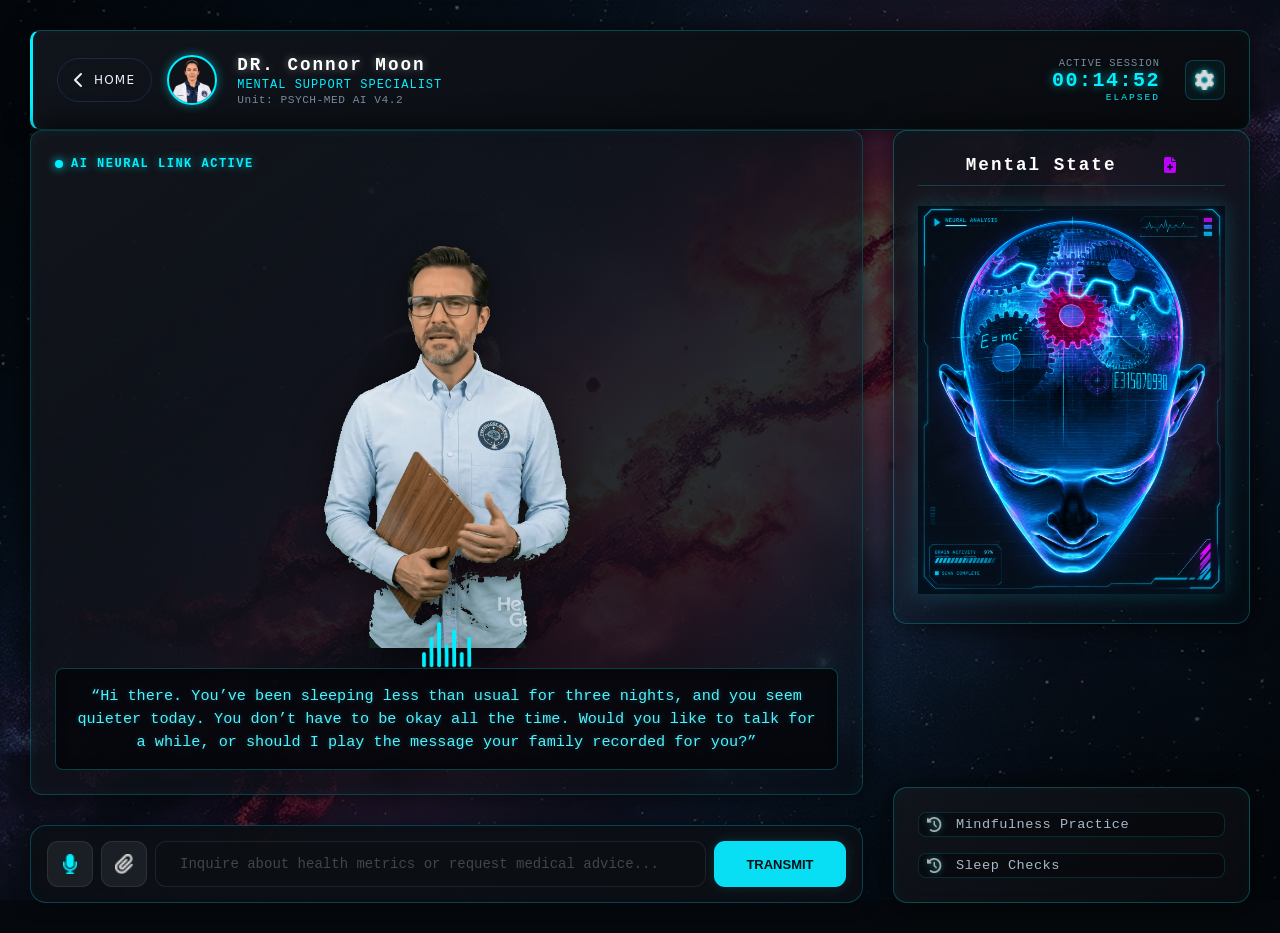
<file: agente-psycologist.html>
<!DOCTYPE html>
<html lang="en">

<head>
    <meta charset="UTF-8">
    <meta name="viewport" content="width=device-width, initial-scale=1.0">
    <link rel="stylesheet" href="./src/css/agente-psycologist.css">
    <title>Agente-Page</title>
</head>

<body>
    <header>
        <a class="back" href="./index.html" aria-label="Back to home"><svg width="18" height="18" viewBox="0 0 18 18"
                aria-hidden="true">
                <path d="M11 3 L5 9 L11 15" stroke="currentColor" stroke-width="2" fill="none" stroke-linecap="round"
                    stroke-linejoin="round" />
            </svg>Home</a>
        <div class="header-logo">
            <img src="./src/img/img_medico.png" alt="Logo del agente">
        </div>
        <div class="agente-info">
            <h1>DR. Connor Moon</h1>
            <span>Mental Support Specialist</span>
            <span>Unit: PSYCH-MED AI V4.2</span>
        </div>
        <div class="info-connexion">
            <p>Active Session</p>
            <span>00:14:52</span>
            <span>ELAPSED</span>
        </div>
        <div class="container-setting">
            <img src="./src/img/icon-settings.png" alt="icono de opciones">
        </div>
    </header>
    <main>
        <div class="container-main">
            <div class="container-agente">
                <span>AI NEURAL LINK ACTIVE</span>

                <img src="./src/img/video_psycologist.gif" alt="Agente de IA">
                <!-- <video src=""></video> -->
                <img class="icon-ondas" src="./src/img/icon-ondas.png" alt="icon de ondas">
                <p>“Hi there. You’ve been sleeping less than usual for three nights, and you seem quieter today. You
                    don’t have to be okay all the time. Would you like to talk for a while, or should I play the message
                    your family recorded for you?”</p>
            </div>
            <div class="container-inputs">
                <div class="icono">
                    <img src="./src/img/icon-microfono.png" alt="icono de microfono">
                </div>
                <div class="icono">
                    <img src="./src/img/icon-clip.png" alt="icono para adjuntar archivos">
                </div>
                <div class="input-bar">
                    <input type="text" placeholder="Inquire about health metrics or request medical advice...">
                </div>
                <div class="container btn">
                    <button>TRANSMIT</button>
                </div>
            </div>
            <!--     width: 100%;
    max-width: 365px; -->
        </div>
        <article class="container-infoMedico">
            <div class="card-top">
                <div class="title">
                    Mental State
                    <img src="./src/img/icon-file.png" alt="icono-file">
                </div>
                <div class="body-interactive">
                    <!-- <h2>State of your body</h2> -->
                    <img src="./src/img/Foto_cabeza.png" alt="cuerpo humano">
                </div>

            </div>
            <div class="card-bottom">
                <div class="history">
                    <div>
                        <img src="./src/img/icon-history.png" alt="icono historial">
                        <p>Mindfulness Practice</p>
                    </div>
                    <div>
                        <img src="./src/img/icon-history.png" alt="icono historial">
                        <p>Sleep Checks</p>
                    </div>
                </div>
            </div>
        </article>
    </main>

</body>

</html>
</file>
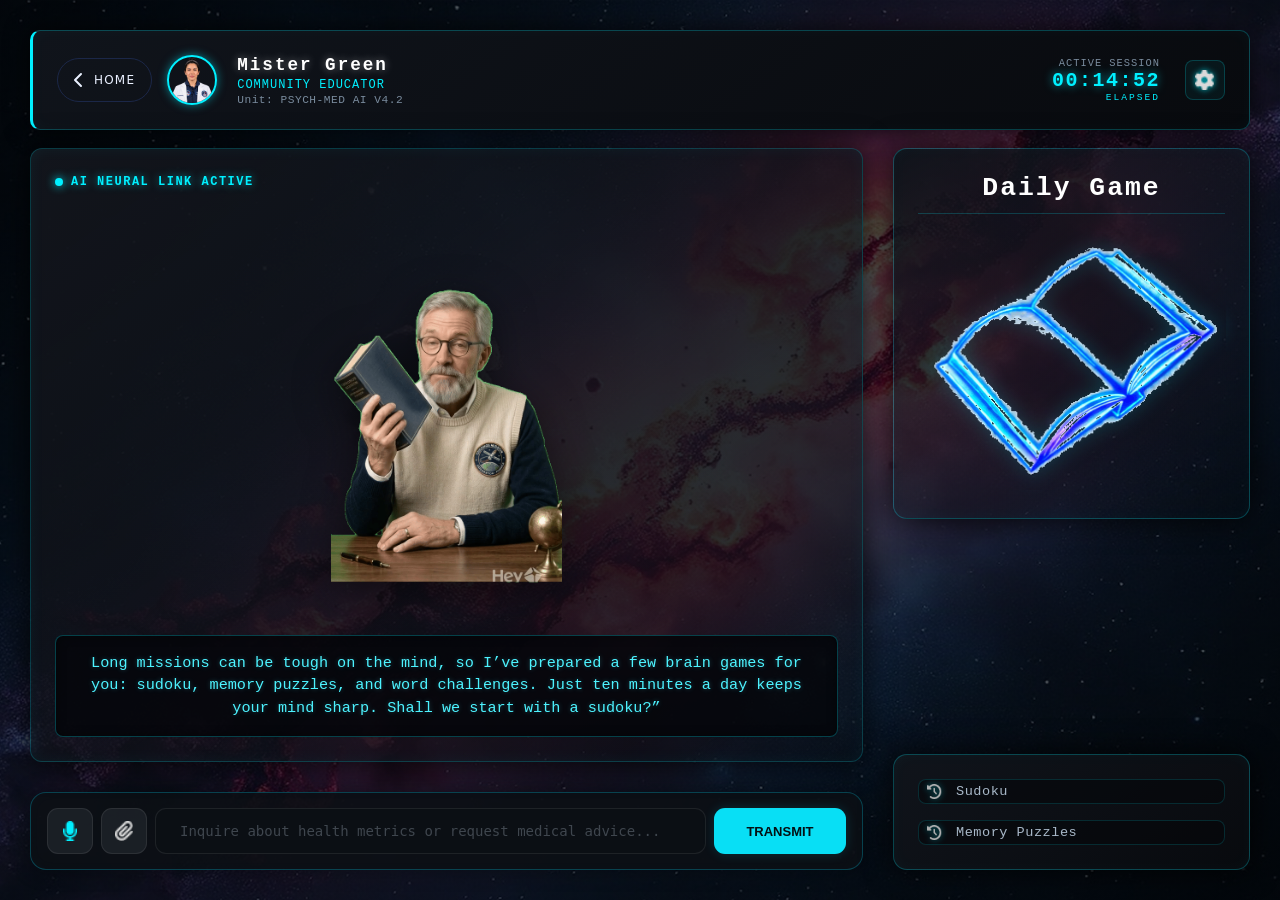
<file: agente-teacher.html>
<!DOCTYPE html>
<html lang="en">

<head>
    <meta charset="UTF-8">
    <meta name="viewport" content="width=device-width, initial-scale=1.0">
    <link rel="stylesheet" href="./src/css/agente-teacher.css">
    <title>Agente-Page</title>
</head>

<body>
    <header>
        <a class="back" href="./index.html" aria-label="Back to home"><svg width="18" height="18" viewBox="0 0 18 18"
                aria-hidden="true">
                <path d="M11 3 L5 9 L11 15" stroke="currentColor" stroke-width="2" fill="none" stroke-linecap="round"
                    stroke-linejoin="round" />
            </svg>Home</a>
        <div class="header-logo">
            <img src="./src/img/img_medico.png" alt="Logo del agente">
        </div>
        <div class="agente-info">
            <h1>Mister Green</h1>
            <span>Community Educator</span>
            <span>Unit: PSYCH-MED AI V4.2</span>
        </div>
        <div class="info-connexion">
            <p>Active Session</p>
            <span>00:14:52</span>
            <span>ELAPSED</span>
        </div>
        <div class="container-setting">
            <img src="./src/img/icon-settings.png" alt="icono de opciones">
        </div>
    </header>
    <main>
        <div class="container-main">
            <div class="container-agente">
                <span>AI NEURAL LINK ACTIVE</span>

                <img src="./src/img/video_profesor_sin_fondo.gif" alt="Agente de IA">
                <!-- <video src=""></video> -->
                <!-- <img class="icon-ondas" src="../img/icon-ondas.png" alt="icon de ondas"> -->
                <p>Long missions can be tough on the mind, so I’ve prepared a few brain games for you: sudoku, memory
                    puzzles, and word challenges. Just ten minutes a day keeps your mind sharp. Shall we start with a
                    sudoku?”</p>
            </div>
            <div class="container-inputs">
                <div class="icono">
                    <img src="./src/img/icon-microfono.png" alt="icono de microfono">
                </div>
                <div class="icono">
                    <img src="./src/img/icon-clip.png" alt="icono para adjuntar archivos">
                </div>
                <div class="input-bar">
                    <input type="text" placeholder="Inquire about health metrics or request medical advice...">
                </div>
                <div class="container btn">
                    <button>TRANSMIT</button>
                </div>
            </div>
        </div>
        <article class="container-infoMedico">
            <div class="card-top">
                <div class="title">
                    <h2>Daily Game</h2>

                </div>
                <div class="body-interactive">
                    <!-- <h2>State of your body</h2> -->
                    <img src="./src/img/libro_holografico.gif" alt="cuerpo humano">
                </div>
                <!-- <div class="info-diagnostico">
                    <h2>Primari Diagnosis</h2>
                    <p>Acute Circadian
                        Disruption due to
                        radiation storm
                        sequence in Sector 7-G.
                        Recommend 4mg Melatonin
                        equivalent.</p>
                </div> -->
            </div>
            <div class="card-bottom">
                <div class="history">
                    <div>
                        <img src="./src/img/icon-history.png" alt="icono historial">
                        <p>Sudoku</p>
                    </div>
                    <div>
                        <img src="./src/img/icon-history.png" alt="icono historial">
                        <p>Memory Puzzles</p>
                    </div>
                </div>
            </div>
        </article>
    </main>

</body>

</html>
</file>
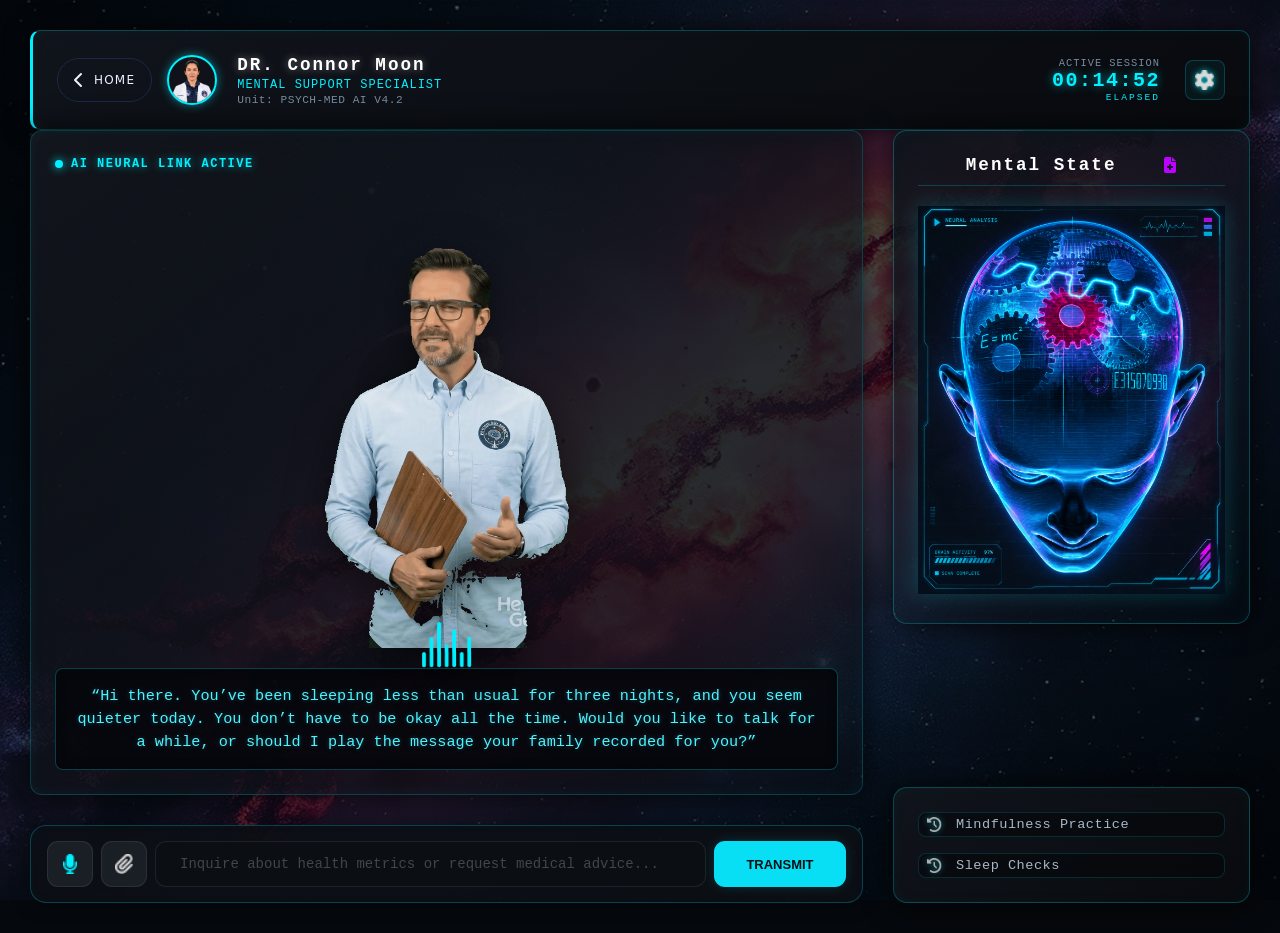
<file: src/html/agente-psycologist.html>
<!DOCTYPE html>
<html lang="en">

<head>
    <meta charset="UTF-8">
    <meta name="viewport" content="width=device-width, initial-scale=1.0">
    <link rel="stylesheet" href="/src/css/agente-psycologist.css">
    <title>Agente-Page</title>
</head>

<body>
    <header>
        <a class="back" href="../../../index.html" aria-label="Back to home"><svg width="18" height="18" viewBox="0 0 18 18" aria-hidden="true"><path d="M11 3 L5 9 L11 15" stroke="currentColor" stroke-width="2" fill="none" stroke-linecap="round" stroke-linejoin="round"/></svg>Home</a>
        <div class="header-logo">
            <img src="../img/img_medico.png" alt="Logo del agente">
        </div>
        <div class="agente-info">
            <h1>DR. Connor Moon</h1>
            <span>Mental Support Specialist</span>
            <span>Unit: PSYCH-MED AI V4.2</span>
        </div>
        <div class="info-connexion">
            <p>Active Session</p>
            <span>00:14:52</span>
            <span>ELAPSED</span>
        </div>
        <div class="container-setting">
            <img src="../img/icon-settings.png" alt="icono de opciones">
        </div>
    </header>
    <main>
        <div class="container-main">
            <div class="container-agente">
                <span>AI NEURAL LINK ACTIVE</span>
                
                <img src="../img/video_psycologist.gif" alt="Agente de IA">
                 <!-- <video src=""></video> -->
                <img class="icon-ondas" src="../img/icon-ondas.png" alt="icon de ondas">
                <p>“Hi there. You’ve been sleeping less than usual for three nights, and you seem quieter today. You don’t have to be okay all the time. Would you like to talk for a while, or should I play the message your family recorded for you?”</p>
            </div>
            <div class="container-inputs">
                <div class="icono">
                    <img src="../img/icon-microfono.png" alt="icono de microfono">
                </div>
                <div class="icono">
                    <img src="../img/icon-clip.png" alt="icono para adjuntar archivos">
                </div>
                <div class="input-bar">
                    <input type="text" placeholder="Inquire about health metrics or request medical advice...">
                </div>
                <div class="container btn">
                    <button>TRANSMIT</button>
                </div>
            </div>
            <!--     width: 100%;
    max-width: 365px; -->
        </div>
        <article class="container-infoMedico">
            <div class="card-top">
                <div class="title">
                    Mental State
                    <img src="../img/icon-file.png" alt="icono-file">
                </div>
                <div class="body-interactive">
                    <!-- <h2>State of your body</h2> -->
                    <img src="../img/Foto_cabeza.png" alt="cuerpo humano">
                </div>
                
            </div>
            <div class="card-bottom">
                <div class="history">
                    <div>
                        <img src="../img/icon-history.png" alt="icono historial">
                        <p>Mindfulness Practice</p>
                    </div>
                    <div>
                        <img src="../img/icon-history.png" alt="icono historial">
                        <p>Sleep Checks</p>
                    </div>
                </div>
            </div>
        </article>
    </main>

</body>

</html>
</file>
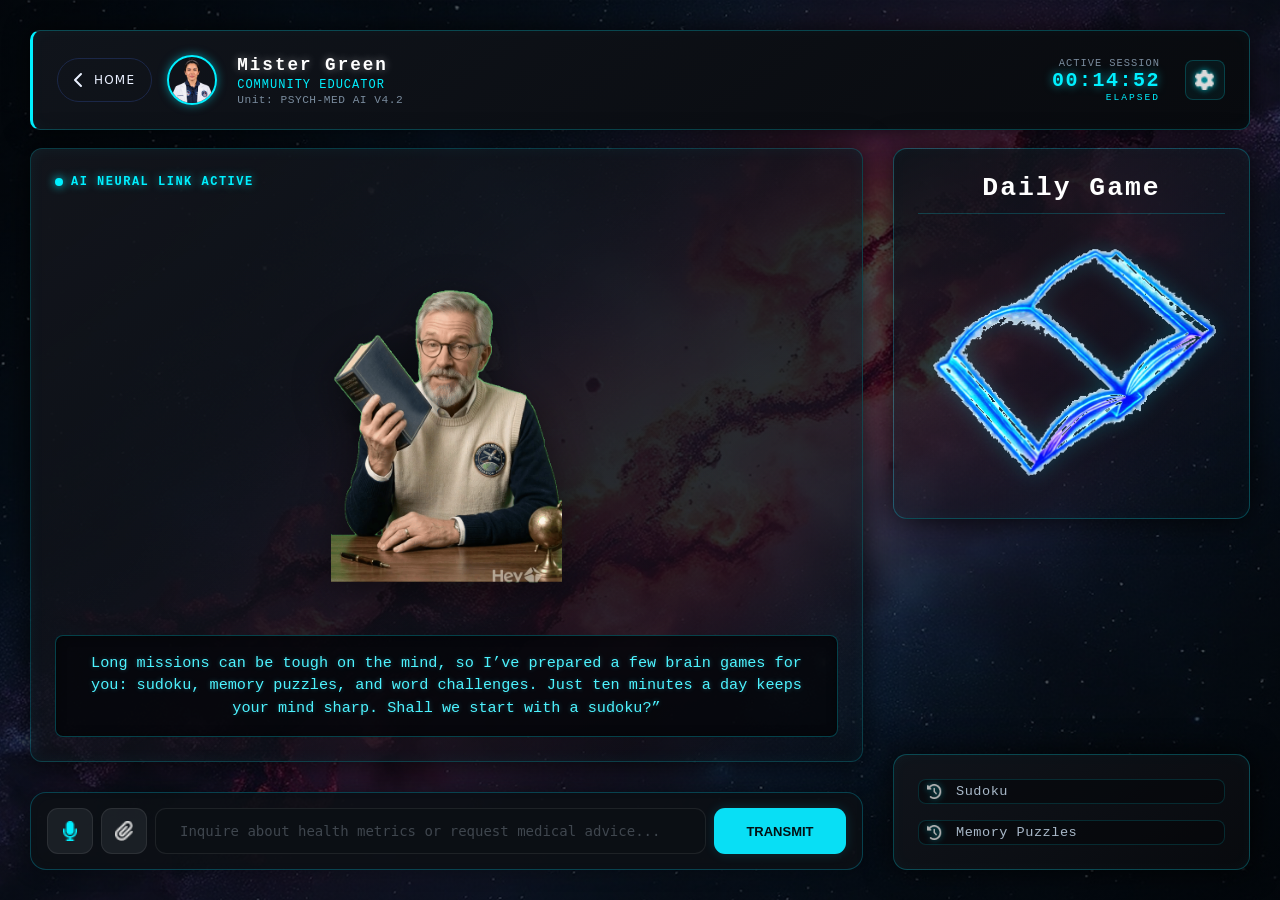
<file: src/html/agente-teacher.html>
<!DOCTYPE html>
<html lang="en">

<head>
    <meta charset="UTF-8">
    <meta name="viewport" content="width=device-width, initial-scale=1.0">
    <link rel="stylesheet" href="/src/css/agente-teacher.css">
    <title>Agente-Page</title>
</head>

<body>
    <header>
        <a class="back" href="../../../index.html" aria-label="Back to home"><svg width="18" height="18" viewBox="0 0 18 18" aria-hidden="true"><path d="M11 3 L5 9 L11 15" stroke="currentColor" stroke-width="2" fill="none" stroke-linecap="round" stroke-linejoin="round"/></svg>Home</a>
        <div class="header-logo">
            <img src="../img/img_medico.png" alt="Logo del agente">
        </div>
        <div class="agente-info">
            <h1>Mister Green</h1>
            <span>Community Educator</span>
            <span>Unit: PSYCH-MED AI V4.2</span>
        </div>
        <div class="info-connexion">
            <p>Active Session</p>
            <span>00:14:52</span>
            <span>ELAPSED</span>
        </div>
        <div class="container-setting">
            <img src="../img/icon-settings.png" alt="icono de opciones">
        </div>
    </header>
    <main>
        <div class="container-main">
            <div class="container-agente">
                <span>AI NEURAL LINK ACTIVE</span>
                
                <img src="../img/video_profesor_sin_fondo.gif" alt="Agente de IA">
                 <!-- <video src=""></video> -->
                <!-- <img class="icon-ondas" src="../img/icon-ondas.png" alt="icon de ondas"> -->
                <p>Long missions can be tough on the mind, so I’ve prepared a few brain games for you: sudoku, memory puzzles, and word challenges. Just ten minutes a day keeps your mind sharp. Shall we start with a sudoku?”</p>
            </div>
            <div class="container-inputs">
                <div class="icono">
                    <img src="../img/icon-microfono.png" alt="icono de microfono">
                </div>
                <div class="icono">
                    <img src="../img/icon-clip.png" alt="icono para adjuntar archivos">
                </div>
                <div class="input-bar">
                    <input type="text" placeholder="Inquire about health metrics or request medical advice...">
                </div>
                <div class="container btn">
                    <button>TRANSMIT</button>
                </div>
            </div>
        </div>
        <article class="container-infoMedico">
            <div class="card-top">
                <div class="title">
                    <h2>Daily Game</h2>
                 
                </div>
                <div class="body-interactive">
                    <!-- <h2>State of your body</h2> -->
                    <img src="../img/libro_holografico.gif" alt="cuerpo humano">
                </div>
                <!-- <div class="info-diagnostico">
                    <h2>Primari Diagnosis</h2>
                    <p>Acute Circadian
                        Disruption due to
                        radiation storm
                        sequence in Sector 7-G.
                        Recommend 4mg Melatonin
                        equivalent.</p>
                </div> -->
            </div>
            <div class="card-bottom">
                <div class="history">
                    <div>
                        <img src="../img/icon-history.png" alt="icono historial">
                        <p>Sudoku</p>
                    </div>
                    <div>
                        <img src="../img/icon-history.png" alt="icono historial">
                        <p>Memory Puzzles</p>
                    </div>
                </div>
            </div>
        </article>
    </main>

</body>

</html>
</file>
<file: src/css/agente-psycologist.css>
* {
    margin: 0;
    padding: 0;
    box-sizing: border-box;
}

body {
    margin: 0;
    min-height: 100vh;

    background-color: #05080c;

    background-image:
        linear-gradient(rgba(3, 7, 12, 0.65),
            rgba(3, 7, 12, 0.65)),
        url("../img/deep_space_background.png");

    background-repeat: no-repeat;
    background-position: center top;
    background-size: cover;
    background-attachment: fixed;

    padding: 30px;
    display: flex;
    flex-direction: column;
    justify-content: space-between;
}

header {
    width: 100%;
    height: 100px;
    background: white;
    border-radius: 15px;
}

/* Estilo general del header HUD */
header {
    display: flex;
    align-items: center;
    justify-content: space-between;
    width: 100%;
    /* max-width: 1200px; */
    background: linear-gradient(145deg, #10141b 0%, #080a0e 100%);
    border: 1px solid rgba(0, 240, 255, 0.25);
    border-left: 3px solid #00f0ff;
    /* Borde izquierdo brillante característico */
    border-radius: 10px;
    padding: 12px 24px;
    box-shadow: 0 0 25px rgba(0, 0, 0, 0.7),
        inset 0 0 15px rgba(0, 240, 255, 0.03);
    font-family: 'Courier New', Courier, monospace;
    color: #e0fbfc;
    box-sizing: border-box;
}

.back {
    display: inline-flex;
    align-items: center;
    gap: 6px;
    min-height: 44px;
    padding: 0 16px 0 12px;
    border: 1px solid #1B2748;
    border-radius: 22px;
    color: #EAF0FF;
    text-decoration: none;
    font: 500 12px/1 'Inter', system-ui, -apple-system, 'Segoe UI', sans-serif;
    letter-spacing: .1em;
    text-transform: uppercase;
    margin-right: 15px;
}

/* 1. Logo del agente (Avatar con borde circular brillante) */
.header-logo img {
    width: 50px;
    height: 50px;
    border-radius: 50%;
    object-fit: cover;
    object-position: top;
    border: 2px solid #00f0ff;
    box-shadow: 0 0 10px rgba(0, 240, 255, 0.5);
    display: block;
}

/* 2. Información del agente */
.agente-info {
    display: flex;
    flex-direction: column;
    margin-left: 20px;
    flex-grow: 1;
}

.agente-info h1 {
    margin: 0;
    font-size: 1.1rem;
    letter-spacing: 2px;
    color: #ffffff;
    text-shadow: 0 0 8px rgba(255, 255, 255, 0.4);
}

.agente-info span:nth-of-type(1) {
    font-size: 0.75rem;
    color: #00f0ff;
    letter-spacing: 1px;
    margin-top: 3px;
    text-transform: uppercase;
}

.agente-info span:nth-of-type(2) {
    font-size: 0.7rem;
    color: #7a8c9e;
    letter-spacing: 0.5px;
    margin-top: 2px;
}

/* 3. Información de conexión y cronómetro */
.info-connexion {
    display: flex;
    flex-direction: column;
    align-items: flex-end;
    margin-right: 25px;
    text-align: right;
}

.info-connexion p {
    margin: 0;
    font-size: 0.65rem;
    color: #7a8c9e;
    letter-spacing: 1px;
    text-transform: uppercase;
}

.info-connexion span:nth-of-type(1) {
    font-size: 1.25rem;
    font-weight: bold;
    color: #00f0ff;
    text-shadow: 0 0 10px rgba(0, 240, 255, 0.6);
    letter-spacing: 1.5px;
}

.info-connexion span:nth-of-type(2) {
    font-size: 0.6rem;
    color: #00f0ff;
    letter-spacing: 2px;
}

/* 4. Contenedor de configuración / Ajustes */
.container-setting {
    display: flex;
    align-items: center;
    justify-content: center;
    background: rgba(0, 240, 255, 0.05);
    border: 1px solid rgba(0, 240, 255, 0.2);
    border-radius: 8px;
    width: 40px;
    height: 40px;
    cursor: pointer;
    transition: all 0.3s ease;
}

.container-setting:hover {
    background: rgba(0, 240, 255, 0.15);
    box-shadow: 0 0 10px rgba(0, 240, 255, 0.4);
}

.container-setting img {
    width: 20px;
    height: 20px;
    filter: drop-shadow(0 0 3px rgba(0, 240, 255, 0.8));
}

/* --------------------------------ContainerAgente // MAIN--------------------------- */
main {
    display: flex;
    flex-direction: row;
    gap: 30px;
}

.container-main {
    width: 70%;
    display: flex;
    flex-direction: column;
    /* justify-content: space-between; */
    gap: 30px;
}

/* Contenedor principal del agente IA estilo HUD espacial */
.container-agente {
    position: relative;
    width: 100%;
    /* max-width: 650px; */
    background: linear-gradient(145deg, #12151c 0%, #090b1075 100%);
    border: 1px solid rgba(0, 240, 255, 0.2);
    border-radius: 12px;
    padding: 24px;
    box-shadow: 0 0 30px rgba(0, 0, 0, 0.8),
        inset 0 0 15px rgba(0, 240, 255, 0.05);
    font-family: 'Courier New', Courier, monospace;
    /* Fuente tecnológica/terminal */
    color: #e0fbfc;
    overflow: hidden;
    box-sizing: border-box;
}

/* Indicador de estado superior izquierdo */
.container-agente span {
    display: inline-flex;
    align-items: center;
    font-size: 0.75rem;
    font-weight: bold;
    letter-spacing: 1.5px;
    color: #00f0ff;
    text-shadow: 0 0 8px rgba(0, 240, 255, 0.6);
    margin-bottom: 16px;
    text-transform: uppercase;
}

/* Punto parpadeante indicador de actividad */
.container-agente span::before {
    content: '';
    display: inline-block;
    width: 8px;
    height: 8px;
    background-color: #00f0ff;
    border-radius: 50%;
    margin-right: 8px;
    box-shadow: 0 0 10px #00f0ff;
    animation: pulse-glow 1.5s infinite;
}

/* Contenedor y diseño de la imagen del agente */
.container-agente img {
    display: block;
    width: 100%;
    max-height: 461px;
    object-fit: contain;
    margin: 0 auto;
    filter: drop-shadow(0 10px 20px rgba(0, 0, 0, 0.5));
    position: relative;
    z-index: 2;
}

.container-agente>.icon-ondas {
    position: absolute;
    z-index: 10;
    width: 50px;
    top: 74%;
    left: 50%;
    transform: translate(-50%, 0px);
}

/* Caja de diálogo / texto inferior estilo terminal */
.container-agente p {
    position: relative;
    z-index: 2;
    background: rgba(5, 7, 11, 0.85);
    border: 1px solid rgba(0, 240, 255, 0.25);
    border-radius: 8px;
    padding: 16px 20px;
    margin-top: 20px;
    font-size: 0.95rem;
    text-align: center;
    line-height: 1.5;
    color: #4df3ff;
    /* Tono cian suave para el diálogo */
    text-shadow: 0 0 5px rgba(77, 243, 255, 0.3);
    box-shadow: inset 0 0 10px rgba(0, 0, 0, 0.5);
}

/* Animación opcional para el punto de actividad */
@keyframes pulse-glow {
    0% {
        transform: scale(0.95);
        opacity: 0.8;
        box-shadow: 0 0 0 0 rgba(0, 240, 255, 0.7);
    }

    70% {
        transform: scale(1);
        opacity: 1;
        box-shadow: 0 0 0 6px rgba(0, 240, 255, 0);
    }

    100% {
        transform: scale(0.95);
        opacity: 0.8;
        box-shadow: 0 0 0 0 rgba(0, 240, 255, 0);
    }
}



/* --------------------Container-inputs // MAIN---------------------- */
.container-inputs {
    width: 100%;
    /* max-width: 1030px; */
    height: 78px;

    /* margin: 0 auto; */
    padding: 0 16px;

    display: flex;
    align-items: center;
    gap: 8px;

    box-sizing: border-box;

    background: rgba(12, 16, 21, 0.92);

    border: 1px solid rgba(0, 220, 255, 0.25);
    border-radius: 16px;

    box-shadow:
        0 0 20px rgba(0, 0, 0, 0.35),
        inset 0 0 15px rgba(0, 220, 255, 0.02);
}


/* =========================
   ICONOS
========================= */

.container-inputs .icono {
    width: 46px;
    height: 46px;

    flex: 0 0 46px;

    display: flex;
    align-items: center;
    justify-content: center;

    background: rgba(30, 35, 42, 0.8);

    border: 1px solid rgba(255, 255, 255, 0.08);
    border-radius: 11px;

    box-sizing: border-box;

    transition: 0.2s ease;
}

.container-inputs .icono:hover {
    border-color: rgba(0, 220, 255, 0.4);
    background: rgba(25, 40, 47, 0.9);
}

.container-inputs .icono img {
    width: 20px;
    height: 20px;

    object-fit: contain;
}


/* =========================
   INPUT
========================= */

.container-inputs .input-bar {
    height: 46px;

    flex: 1;

    min-width: 0;

    display: flex;
    align-items: center;

    background: #0b0f14;

    border: 1px solid rgba(255, 255, 255, 0.08);
    border-radius: 11px;

    box-sizing: border-box;
}

.container-inputs .input-bar input {
    width: 100%;
    height: 100%;

    padding: 0 24px;

    border: none;
    outline: none;

    background: transparent;

    color: #d8e4e8;

    font-family: "Share Tech Mono", monospace;
    font-size: 14px;

    box-sizing: border-box;
}

.container-inputs .input-bar input::placeholder {
    color: #3f464e;
    opacity: 1;
}


/* =========================
   BOTÓN
========================= */

.container-inputs .btn {
    height: 46px;

    flex: 0 0 132px;

    display: flex;
    align-items: center;
    justify-content: center;
}

.container-inputs .btn button {
    width: 100%;
    height: 46px;

    border: none;
    border-radius: 11px;

    background: #08dff5;

    color: #041014;

    font-family: "Orbitron", sans-serif;
    font-size: 13px;
    font-weight: 600;

    cursor: pointer;

    box-shadow:
        0 0 12px rgba(0, 220, 255, 0.15);

    transition:
        background 0.2s ease,
        box-shadow 0.2s ease,
        transform 0.1s ease;
}

.container-inputs .btn button:hover {
    background: #20e7f8;

    box-shadow:
        0 0 20px rgba(0, 220, 255, 0.35);
}

.container-inputs .btn button:active {
    transform: scale(0.98);
}

/* ------------------------------- side-LEFT ------------------------- */
/* Contenedor principal de la sección médica */
.container-infoMedico {
    display: flex;
    flex-direction: column;
    justify-content: space-between;
    gap: 20px;
    width: 30%;
    max-width: 450px;
    font-family: 'Courier New', Courier, monospace;
    box-sizing: border-box;
}

/* ==========================================
   TARJETA SUPERIOR (CARD-TOP)
   ================================---------- */
.card-top {
    background: linear-gradient(145deg, #10141b 0%, #080a0e00 100%);
    border: 1px solid rgba(0, 240, 255, 0.25);
    border-radius: 14px;
    padding: 24px;
    box-shadow: 0 0 30px rgba(0, 0, 0, 0.8),
        inset 0 0 15px rgba(0, 240, 255, 0.03);
    color: #e0fbfc;
}

/* Título principal de la tarjeta superior */
.card-top .title {
    font-size: 1.1rem;
    font-weight: bold;
    letter-spacing: 2px;
    color: #ffffff;
    margin-bottom: 20px;
    padding-bottom: 10px;
    border-bottom: 1px solid rgba(0, 240, 255, 0.2);
    display: flex;
    justify-content: space-evenly;
    align-items: center;
}

/* Sección interactiva del cuerpo humano */
.card-top .body-interactive {
    text-align: center;
}

.card-top .body-interactive h2 {
    font-size: 0.8rem;
    letter-spacing: 2px;
    color: #00f0ff;
    text-transform: uppercase;
    margin-bottom: 15px;
    text-shadow: 0 0 8px rgba(0, 240, 255, 0.4);
}

.card-top .body-interactive img {
    width: 100%;
    max-width: 365px;
    height: auto;
    object-fit: contain;
    filter: drop-shadow(0 0 10px rgba(0, 240, 255, 0.2));
}

/* Caja de diagnóstico primario */
.card-top .info-diagnostico {
    background: rgba(5, 7, 11, 0.85);
    border: 1px solid rgba(0, 240, 255, 0.2);
    border-radius: 10px;
    padding: 18px 20px;
    box-shadow: inset 0 0 10px rgba(0, 0, 0, 0.5);
}

.card-top .info-diagnostico h2 {
    font-size: 0.75rem;
    letter-spacing: 2px;
    color: #d900ff;
    /* Tono magenta/púrpura exacto de la referencia */
    text-transform: uppercase;
    margin-top: 0;
    margin-bottom: 10px;
    text-shadow: 0 0 8px rgba(217, 0, 255, 0.4);
}

.card-top .info-diagnostico p {
    font-size: 0.9rem;
    line-height: 1.5;
    color: #c0cdd8;
    font-style: italic;
    margin: 0;
}


/* ==========================================
   TARJETA INFERIOR (CARD-BOTTOM / HISTORIAL)
   ================================---------- */
.card-bottom {
    background: linear-gradient(145deg, #10141b 0%, #080a0e 100%);
    border: 1px solid rgba(0, 240, 255, 0.25);
    border-radius: 14px;
    padding: 24px;
    box-shadow: 0 0 30px rgba(0, 0, 0, 0.8),
        inset 0 0 15px rgba(0, 240, 255, 0.03);
    color: #e0fbfc;
}

/* Lista del historial clínico */
.history {
    display: flex;
    flex-direction: column;
    gap: 16px;
}

.history>div {
    display: flex;
    align-items: center;
    gap: 14px;
    background: rgba(5, 7, 11, 0.6);
    border: 1px solid rgba(0, 240, 255, 0.15);
    border-radius: 8px;
    padding: 4px 8px;
    transition: all 0.3s ease;
}

.history>div:hover {
    border-color: rgba(0, 240, 255, 0.4);
    box-shadow: 0 0 10px rgba(0, 240, 255, 0.1);
}

.history img {
    width: 15px;
    height: 15px;
    filter: drop-shadow(0 0 3px rgba(0, 240, 255, 0.6));
    opacity: 0.8;
}

.history p {
    margin: 0;
    font-size: 0.85rem;
    color: #a8b8c8;
    letter-spacing: 0.5px;
}

@media (max-width: 768px) {
    main {
        flex-direction: column;
        gap: 20px;
    }
    .container-agente {
        margin-top: 20px;
    }
    .icon-ondas {
        display: none !important;
    }

    .info-connexion {
        display: none;
    }
    .container-main {
        width: 100%;
    }

    .container-infoMedico {
        width: 100%;
        max-width: none;
    }
    .agente-info {
        display: none;
    }
    .container-setting {
        display: none;
    }
}
</file>
<file: src/css/agente-teacher.css>
* {
    margin: 0;
    padding: 0;
    box-sizing: border-box;
}

body {
    margin: 0;
    min-height: 100vh;

    background-color: #05080c;

    background-image:
        linear-gradient(rgba(3, 7, 12, 0.65),
            rgba(3, 7, 12, 0.65)),
        url("../img/deep_space_background.png");

    background-repeat: no-repeat;
    background-position: center top;
    background-size: cover;
    background-attachment: fixed;

    padding: 30px;
    display: flex;
    flex-direction: column;
    justify-content: space-between;
}

header {
    width: 100%;
    height: 100px;
    background: white;
    border-radius: 15px;
}

/* Estilo general del header HUD */
header {
    display: flex;
    align-items: center;
    justify-content: space-between;
    width: 100%;
    /* max-width: 1200px; */
    background: linear-gradient(145deg, #10141b 0%, #080a0e 100%);
    border: 1px solid rgba(0, 240, 255, 0.25);
    border-left: 3px solid #00f0ff;
    /* Borde izquierdo brillante característico */
    border-radius: 10px;
    padding: 12px 24px;
    box-shadow: 0 0 25px rgba(0, 0, 0, 0.7),
        inset 0 0 15px rgba(0, 240, 255, 0.03);
    font-family: 'Courier New', Courier, monospace;
    color: #e0fbfc;
    box-sizing: border-box;
}

.back {
    display: inline-flex;
    align-items: center;
    gap: 6px;
    min-height: 44px;
    padding: 0 16px 0 12px;
    border: 1px solid #1B2748;
    border-radius: 22px;
    color: #EAF0FF;
    text-decoration: none;
    font: 500 12px/1 'Inter', system-ui, -apple-system, 'Segoe UI', sans-serif;
    letter-spacing: .1em;
    text-transform: uppercase;
    margin-right: 15px;
}

/* 1. Logo del agente (Avatar con borde circular brillante) */
.header-logo img {
    width: 50px;
    height: 50px;
    border-radius: 50%;
    object-fit: cover;
    object-position: top;
    border: 2px solid #00f0ff;
    box-shadow: 0 0 10px rgba(0, 240, 255, 0.5);
    display: block;
}

/* 2. Información del agente */
.agente-info {
    display: flex;
    flex-direction: column;
    margin-left: 20px;
    flex-grow: 1;
}

.agente-info h1 {
    margin: 0;
    font-size: 1.1rem;
    letter-spacing: 2px;
    color: #ffffff;
    text-shadow: 0 0 8px rgba(255, 255, 255, 0.4);
}

.agente-info span:nth-of-type(1) {
    font-size: 0.75rem;
    color: #00f0ff;
    letter-spacing: 1px;
    margin-top: 3px;
    text-transform: uppercase;
}

.agente-info span:nth-of-type(2) {
    font-size: 0.7rem;
    color: #7a8c9e;
    letter-spacing: 0.5px;
    margin-top: 2px;
}

/* 3. Información de conexión y cronómetro */
.info-connexion {
    display: flex;
    flex-direction: column;
    align-items: flex-end;
    margin-right: 25px;
    text-align: right;
}

.info-connexion p {
    margin: 0;
    font-size: 0.65rem;
    color: #7a8c9e;
    letter-spacing: 1px;
    text-transform: uppercase;
}

.info-connexion span:nth-of-type(1) {
    font-size: 1.25rem;
    font-weight: bold;
    color: #00f0ff;
    text-shadow: 0 0 10px rgba(0, 240, 255, 0.6);
    letter-spacing: 1.5px;
}

.info-connexion span:nth-of-type(2) {
    font-size: 0.6rem;
    color: #00f0ff;
    letter-spacing: 2px;
}

/* 4. Contenedor de configuración / Ajustes */
.container-setting {
    display: flex;
    align-items: center;
    justify-content: center;
    background: rgba(0, 240, 255, 0.05);
    border: 1px solid rgba(0, 240, 255, 0.2);
    border-radius: 8px;
    width: 40px;
    height: 40px;
    cursor: pointer;
    transition: all 0.3s ease;
}

.container-setting:hover {
    background: rgba(0, 240, 255, 0.15);
    box-shadow: 0 0 10px rgba(0, 240, 255, 0.4);
}

.container-setting img {
    width: 20px;
    height: 20px;
    filter: drop-shadow(0 0 3px rgba(0, 240, 255, 0.8));
}

/* --------------------------------ContainerAgente // MAIN--------------------------- */
main {
    display: flex;
    flex-direction: row;
    gap: 30px;
}

.container-main {
    width: 70%;
    display: flex;
    flex-direction: column;
    /* justify-content: space-between; */
    gap: 30px;
}

/* Contenedor principal del agente IA estilo HUD espacial */
.container-agente {
    position: relative;
    width: 100%;
    /* max-width: 650px; */
    background: linear-gradient(145deg, #12151c 0%, #090b1075 100%);
    border: 1px solid rgba(0, 240, 255, 0.2);
    border-radius: 12px;
    padding: 24px;
    box-shadow: 0 0 30px rgba(0, 0, 0, 0.8),
        inset 0 0 15px rgba(0, 240, 255, 0.05);
    font-family: 'Courier New', Courier, monospace;
    /* Fuente tecnológica/terminal */
    color: #e0fbfc;
    overflow: hidden;
    box-sizing: border-box;
}

/* Indicador de estado superior izquierdo */
.container-agente span {
    display: inline-flex;
    align-items: center;
    font-size: 0.75rem;
    font-weight: bold;
    letter-spacing: 1.5px;
    color: #00f0ff;
    text-shadow: 0 0 8px rgba(0, 240, 255, 0.6);
    margin-bottom: 16px;
    text-transform: uppercase;
}

/* Punto parpadeante indicador de actividad */
.container-agente span::before {
    content: '';
    display: inline-block;
    width: 8px;
    height: 8px;
    background-color: #00f0ff;
    border-radius: 50%;
    margin-right: 8px;
    box-shadow: 0 0 10px #00f0ff;
    animation: pulse-glow 1.5s infinite;
}

/* Contenedor y diseño de la imagen del agente */
.container-agente img {
    display: block;
    width: 100%;
    max-height: 410px;
    object-fit: contain;
    margin: 0 auto;
    filter: drop-shadow(0 10px 20px rgba(0, 0, 0, 0.5));
    position: relative;
    z-index: 2;
}

.container-agente>.icon-ondas {
    position: absolute;
    z-index: 10;
    width: 50px;
    top: 74%;
    left: 50%;
    transform: translate(-50%, 0px);
}

/* Caja de diálogo / texto inferior estilo terminal */
.container-agente p {
    position: relative;
    z-index: 2;
    background: rgba(5, 7, 11, 0.85);
    border: 1px solid rgba(0, 240, 255, 0.25);
    border-radius: 8px;
    padding: 16px 20px;
    margin-top: 20px;
    font-size: 0.95rem;
    text-align: center;
    line-height: 1.5;
    color: #4df3ff;
    /* Tono cian suave para el diálogo */
    text-shadow: 0 0 5px rgba(77, 243, 255, 0.3);
    box-shadow: inset 0 0 10px rgba(0, 0, 0, 0.5);
}

/* Animación opcional para el punto de actividad */
@keyframes pulse-glow {
    0% {
        transform: scale(0.95);
        opacity: 0.8;
        box-shadow: 0 0 0 0 rgba(0, 240, 255, 0.7);
    }

    70% {
        transform: scale(1);
        opacity: 1;
        box-shadow: 0 0 0 6px rgba(0, 240, 255, 0);
    }

    100% {
        transform: scale(0.95);
        opacity: 0.8;
        box-shadow: 0 0 0 0 rgba(0, 240, 255, 0);
    }
}



/* --------------------Container-inputs // MAIN---------------------- */
.container-inputs {
    width: 100%;
    /* max-width: 1030px; */
    height: 78px;

    /* margin: 0 auto; */
    padding: 0 16px;

    display: flex;
    align-items: center;
    gap: 8px;

    box-sizing: border-box;

    background: rgba(12, 16, 21, 0.92);

    border: 1px solid rgba(0, 220, 255, 0.25);
    border-radius: 16px;

    box-shadow:
        0 0 20px rgba(0, 0, 0, 0.35),
        inset 0 0 15px rgba(0, 220, 255, 0.02);
}


/* =========================
   ICONOS
========================= */

.container-inputs .icono {
    width: 46px;
    height: 46px;

    flex: 0 0 46px;

    display: flex;
    align-items: center;
    justify-content: center;

    background: rgba(30, 35, 42, 0.8);

    border: 1px solid rgba(255, 255, 255, 0.08);
    border-radius: 11px;

    box-sizing: border-box;

    transition: 0.2s ease;
}

.container-inputs .icono:hover {
    border-color: rgba(0, 220, 255, 0.4);
    background: rgba(25, 40, 47, 0.9);
}

.container-inputs .icono img {
    width: 20px;
    height: 20px;

    object-fit: contain;
}


/* =========================
   INPUT
========================= */

.container-inputs .input-bar {
    height: 46px;

    flex: 1;

    min-width: 0;

    display: flex;
    align-items: center;

    background: #0b0f14;

    border: 1px solid rgba(255, 255, 255, 0.08);
    border-radius: 11px;

    box-sizing: border-box;
}

.container-inputs .input-bar input {
    width: 100%;
    height: 100%;

    padding: 0 24px;

    border: none;
    outline: none;

    background: transparent;

    color: #d8e4e8;

    font-family: "Share Tech Mono", monospace;
    font-size: 14px;

    box-sizing: border-box;
}

.container-inputs .input-bar input::placeholder {
    color: #3f464e;
    opacity: 1;
}


/* =========================
   BOTÓN
========================= */

.container-inputs .btn {
    height: 46px;

    flex: 0 0 132px;

    display: flex;
    align-items: center;
    justify-content: center;
}

.container-inputs .btn button {
    width: 100%;
    height: 46px;

    border: none;
    border-radius: 11px;

    background: #08dff5;

    color: #041014;

    font-family: "Orbitron", sans-serif;
    font-size: 13px;
    font-weight: 600;

    cursor: pointer;

    box-shadow:
        0 0 12px rgba(0, 220, 255, 0.15);

    transition:
        background 0.2s ease,
        box-shadow 0.2s ease,
        transform 0.1s ease;
}

.container-inputs .btn button:hover {
    background: #20e7f8;

    box-shadow:
        0 0 20px rgba(0, 220, 255, 0.35);
}

.container-inputs .btn button:active {
    transform: scale(0.98);
}

/* ------------------------------- side-LEFT ------------------------- */
/* Contenedor principal de la sección médica */
.container-infoMedico {
    display: flex;
    flex-direction: column;
    justify-content: space-between;
    gap: 20px;
    width: 30%;
    max-width: 450px;
    font-family: 'Courier New', Courier, monospace;
    box-sizing: border-box;
}

/* ==========================================
   TARJETA SUPERIOR (CARD-TOP)
   ================================---------- */
.card-top {
    background: linear-gradient(145deg, #10141b 0%, #080a0e00 100%);
    border: 1px solid rgba(0, 240, 255, 0.25);
    border-radius: 14px;
    padding: 24px;
    box-shadow: 0 0 30px rgba(0, 0, 0, 0.8),
        inset 0 0 15px rgba(0, 240, 255, 0.03);
    color: #e0fbfc;
}

/* Título principal de la tarjeta superior */
.card-top .title {
    font-size: 1.1rem;
    font-weight: bold;
    letter-spacing: 2px;
    color: #ffffff;
    margin-bottom: 20px;
    padding-bottom: 10px;
    border-bottom: 1px solid rgba(0, 240, 255, 0.2);
    display: flex;
    justify-content: space-evenly;
    align-items: center;
}

/* Sección interactiva del cuerpo humano */
.card-top .body-interactive {
    text-align: center;
}

.card-top .body-interactive h2 {
    font-size: 0.8rem;
    letter-spacing: 2px;
    color: #00f0ff;
    text-transform: uppercase;
    margin-bottom: 15px;
    text-shadow: 0 0 8px rgba(0, 240, 255, 0.4);
}

.card-top .body-interactive img {
    width: 100%;
    max-width: 365px;
    height: auto;
    object-fit: contain;
    filter: drop-shadow(0 0 10px rgba(0, 240, 255, 0.2));
}

/* Caja de diagnóstico primario */
.card-top .info-diagnostico {
    background: rgba(5, 7, 11, 0.85);
    border: 1px solid rgba(0, 240, 255, 0.2);
    border-radius: 10px;
    padding: 18px 20px;
    box-shadow: inset 0 0 10px rgba(0, 0, 0, 0.5);
}

.card-top .info-diagnostico h2 {
    font-size: 0.75rem;
    letter-spacing: 2px;
    color: #d900ff;
    /* Tono magenta/púrpura exacto de la referencia */
    text-transform: uppercase;
    margin-top: 0;
    margin-bottom: 10px;
    text-shadow: 0 0 8px rgba(217, 0, 255, 0.4);
}

.card-top .info-diagnostico p {
    font-size: 0.9rem;
    line-height: 1.5;
    color: #c0cdd8;
    font-style: italic;
    margin: 0;
}


/* ==========================================
   TARJETA INFERIOR (CARD-BOTTOM / HISTORIAL)
   ================================---------- */
.card-bottom {
    background: linear-gradient(145deg, #10141b 0%, #080a0e 100%);
    border: 1px solid rgba(0, 240, 255, 0.25);
    border-radius: 14px;
    padding: 24px;
    box-shadow: 0 0 30px rgba(0, 0, 0, 0.8),
        inset 0 0 15px rgba(0, 240, 255, 0.03);
    color: #e0fbfc;
}

/* Lista del historial clínico */
.history {
    display: flex;
    flex-direction: column;
    gap: 16px;
}

.history>div {
    display: flex;
    align-items: center;
    gap: 14px;
    background: rgba(5, 7, 11, 0.6);
    border: 1px solid rgba(0, 240, 255, 0.15);
    border-radius: 8px;
    padding: 4px 8px;
    transition: all 0.3s ease;
}

.history>div:hover {
    border-color: rgba(0, 240, 255, 0.4);
    box-shadow: 0 0 10px rgba(0, 240, 255, 0.1);
}

.history img {
    width: 15px;
    height: 15px;
    filter: drop-shadow(0 0 3px rgba(0, 240, 255, 0.6));
    opacity: 0.8;
}

.history p {
    margin: 0;
    font-size: 0.85rem;
    color: #a8b8c8;
    letter-spacing: 0.5px;
}

@media (max-width: 768px) {
    main {
        flex-direction: column;
        gap: 20px;
    }
    .container-agente {
        margin-top: 20px;
    }
    .icon-ondas {
        display: none !important;
    }

    .info-connexion {
        display: none;
    }
    .container-main {
        width: 100%;
    }

    .container-infoMedico {
        width: 100%;
        max-width: none;
    }
    .agente-info {
        display: none;
    }
    .container-setting {
        display: none;
    }
}
</file>
